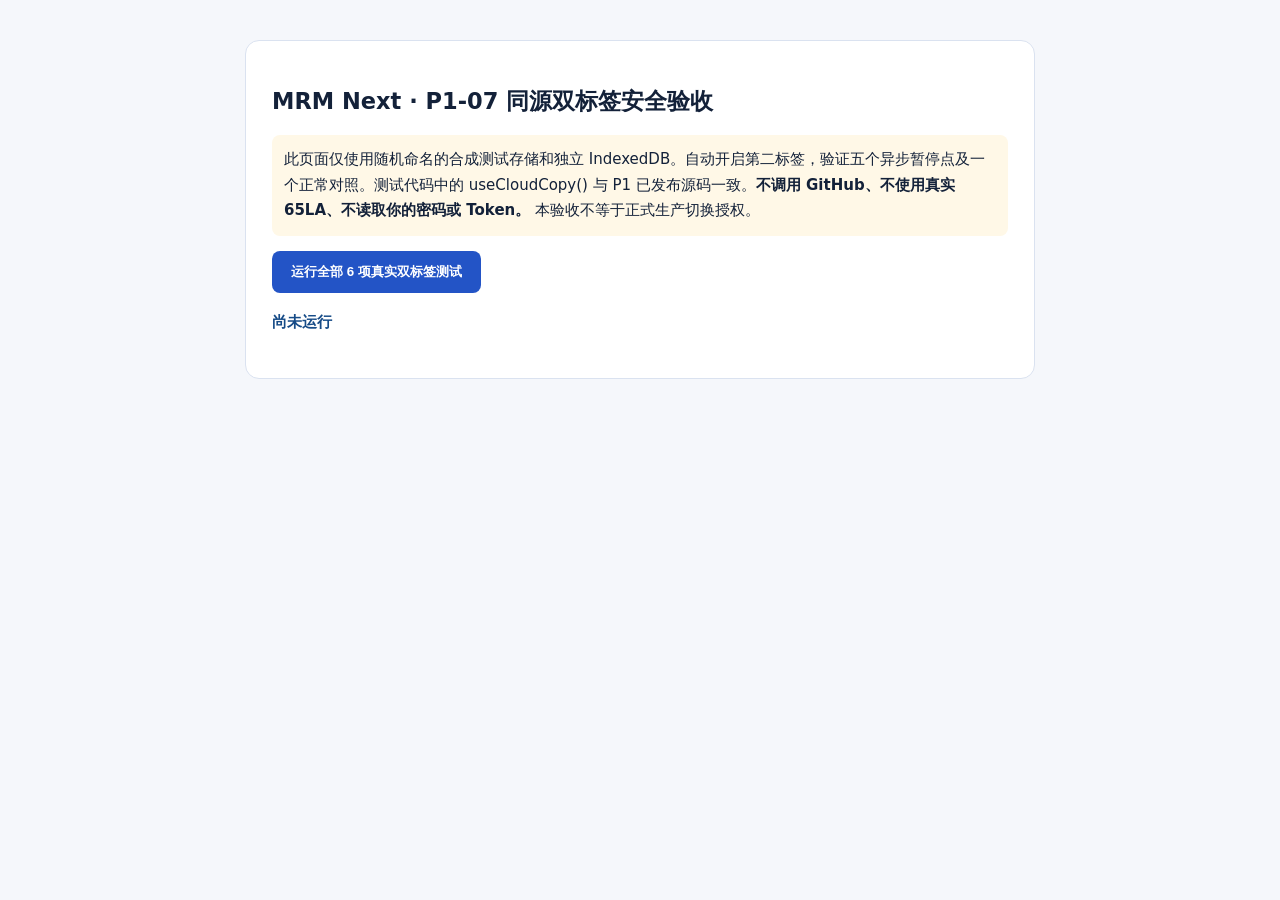
<file: p1-07-real-two-tab-qa.html>
<!doctype html><html lang="zh-CN"><head><meta charset="utf-8"><meta name="viewport" content="width=device-width,initial-scale=1"><meta http-equiv="Content-Security-Policy" content="default-src 'none'; script-src 'unsafe-inline'; style-src 'unsafe-inline'; connect-src 'none'; img-src 'none'; object-src 'none'; base-uri 'none'; form-action 'none'"><title>MRM P1-07 / Real Two Tabs · Synthetic QA</title><style>body{font:15px system-ui,Arial,sans-serif;background:#f5f7fb;color:#132139;margin:0}.card{max-width:790px;margin:40px auto;background:#fff;padding:26px;border-radius:14px;border:1px solid #dae2f0;box-sizing:border-box}button{padding:12px 19px;border:0;background:#2354c6;color:white;border-radius:8px;cursor:pointer;font-weight:650}button:disabled{opacity:.5}#report{font:13px/1.9 ui-monospace,monospace;white-space:pre-wrap;overflow-wrap:anywhere}#status{font-weight:700;margin:20px 0;color:#164b87}.note{background:#fff8e7;padding:12px;border-radius:8px;line-height:1.7}</style></head><body><main class="card"><h2 id="title">MRM Next · P1-07 同源双标签安全验收</h2><p id="description" class="note">此页面仅使用随机命名的合成测试存储和独立 IndexedDB。自动开启第二标签，验证五个异步暂停点及一个正常对照。测试代码中的 useCloudCopy() 与 P1 已发布源码一致。<b>不调用 GitHub、不使用真实 65LA、不读取你的密码或 Token。</b> 本验收不等于正式生产切换授权。</p><button id="start">运行全部 6 项真实双标签测试</button> <button id="download" hidden>下载脱敏测试证据 JSON</button><div id="status">尚未运行</div><div id="report"></div></main><script>(()=>{
'use strict';
const $=id=>document.getElementById(id),query=new URL(location.href).searchParams,peer=query.get('role')==='peer',nonce=query.get('id')||'';
const CH='mrm-p107-qa-tab-20261026',channel=new BroadcastChannel(CH);
const show=(s)=>{$('status').textContent=s},line=(s)=>{const p=document.createElement('div');p.textContent=s;$('report').append(p)};
if(peer){
 $('title').textContent='P1-07 · 合成测试第二标签';
 $('description').textContent='此标签只更新专用 QA 开关，不读取项目、GitHub 凭据或财务信息。完成后自动关闭。';
 $('start').hidden=true;$('download').hidden=true;
 channel.onmessage=e=>{const v=e.data||{};if(v.id!==nonce)return;
  if(v.t==='ping')channel.postMessage({t:'ready',id:nonce,origin:location.origin});
  if(v.t==='disable'){
   localStorage.setItem('mrm-p107-qa:'+nonce+':settings',JSON.stringify({enabled:false}));
   channel.postMessage({t:'disabled',id:nonce,caseId:v.caseId,origin:location.origin});
  }
  if(v.t==='close'){channel.close();window.close()}
 };
 channel.postMessage({t:'ready',id:nonce,origin:location.origin});
 return;
}
function once(type,id,n,timeout=8500){return new Promise((resolve,reject)=>{
 const timer=setTimeout(()=>{channel.removeEventListener('message',fn);reject(Error('second tab timeout: '+type))},timeout);
 const fn=e=>{const x=e.data||{};if(x.t===type&&x.id===id&&(n==null||n===x.caseId)){
  clearTimeout(timer);channel.removeEventListener('message',fn);resolve(x)
 }};
 channel.addEventListener('message',fn)
})}
function waitFor(f,limit=8000){return new Promise((resolve,reject)=>{
 const started=Date.now(),timer=setInterval(()=>{if(f()){clearInterval(timer);resolve()}
 else if(Date.now()-started>limit){clearInterval(timer);reject(Error('async pause timeout'))}},20)
})}
const stamp=()=>new Date().toISOString(),sha='9ec98b8e3107dcb47554f4212a2ddb2eb89883950130974b8d03f71bd05244c6';
$('start').onclick=async()=>{
 $('start').disabled=true;$('report').replaceChildren();show('正在启动两个同源标签页…');
 const id=crypto.randomUUID(),url=new URL(location.href);url.searchParams.set('role','peer');url.searchParams.set('id',id);
 const other=window.open(url.href,'_blank');if(!other){show('HOLD：第二标签页被浏览器拦截，请允许弹出窗口');$('start').disabled=false;return}
 const prefix='mrm-p107-qa:'+id+':',PID='p107-syn-'+id.slice(0,8),PROJ=prefix+'project:',
  setting=prefix+'settings',indexKey=prefix+'index',journalKey=prefix+'journal';
 const local=()=>({project:{name:'SYNTH-LOCAL'},budget:[{id:'one',paidAmt:1.11}],finance:{payments:[],audit:[]}}),
 cloud=()=>({project:{name:'SYNTH-CLOUD'},budget:[{id:'one',paidAmt:2.22}],finance:{payments:[],audit:[]}});
 const enabled=()=>JSON.parse(localStorage.getItem(setting)||'{}').enabled===true;
 const ls={get:k=>localStorage.getItem(k)},getAllProjects=()=>JSON.parse(localStorage.getItem(indexKey)||'[]');
 const saveAllProjects=x=>localStorage.setItem(indexKey,JSON.stringify(x)),nowIso=stamp;
 let current=PID,state=local(),step=0,stopAt=0,held=null,backups=0,rendered=0,scheduled=0,storageSeen=false;
 const onStorage=e=>{if(e.key===setting){try{if(JSON.parse(e.newValue||'{}').enabled===false)storageSeen=true}catch{}}};
 window.addEventListener('storage',onStorage);
 let db=null, results=[],outcome='HOLD',problem=null;
 try{
  const ready=once('ready',id),timer=setInterval(()=>channel.postMessage({t:'ping',id}),100);
  const peerReady=await ready;clearInterval(timer);
  if(peerReady.origin!==location.origin)throw Error('second tab origin mismatch');
  const req=indexedDB.open('mrm-p107-qa-real-idb',1);
  db=await new Promise((resolve,reject)=>{req.onupgradeneeded=()=>req.result.createObjectStore('kv');req.onsuccess=()=>resolve(req.result);req.onerror=()=>reject(req.error)});
  const idbSet=(key,value)=>new Promise((resolve,reject)=>{const tx=db.transaction('kv','readwrite');tx.objectStore('kv').put(value,prefix+key);tx.oncomplete=resolve;tx.onerror=()=>reject(tx.error)});
  const gate=name=>{step++;if(step===stopAt)return new Promise(resolve=>{held={resolve,name,step}});return Promise.resolve()};
  const store={set:async(key,value)=>{await idbSet(key,value);await gate('indexeddb:'+key)}};
  const engineFor=()=>({key:'p107-synthetic-key',sync:async()=>gate('synthetic-network-sync'),appDoc:async()=>{await gate('synthetic-cloud-document');return cloud()}});
  const download=()=>{backups++},writeJournal=(pid,doc)=>localStorage.setItem(journalKey,JSON.stringify({project:doc.project.name,cents:Math.round((doc.budget?.[0]?.paidAmt||0)*100)}));
  const appGlobals=()=>({current}),loadProject=()=>{state=JSON.parse(localStorage.getItem(PROJ+PID));return true};
  const updateProjectSelector=()=>{},renderAll=()=>{},render=()=>{rendered++},scheduleSync=()=>{scheduled++},showToast=()=>{};
  let _finOpenPending=false;
    async function useCloudCopy(pid) { // onboarding: the cloud already had this project; P1-07 scoped asynchronous guard
    if (!enabled()) return;
    const e = engineFor(pid);
    download({ kind: 'MRM_V4_ONBOARDING_LOCAL_COPY', projectId: pid, createdAt: nowIso(), local: ls.get(PROJ + pid) }, 'BEFORE_USING_CLOUD_COPY');
    await store.set(e.key, null);
    if (!enabled()) return; // P1-07: no further cloud adoption after cross-tab disable
    await store.set('s5:view:' + pid, JSON.stringify({}));
    if (!enabled()) return;
    await e.sync();
    if (!enabled()) return;
    const doc = await e.appDoc();
    if (!enabled()) { showToast('GitHub backup was turned off on this device meanwhile. Nothing was changed.', 'bg-amber-600'); return; }
    const out = JSON.stringify(doc); // P1-07: all app-local state changes happen in one synchronous turn BEFORE the final IDB await
    localStorage.setItem(PROJ + pid, out);
    try { // P1-07: project selector metadata must match the copy that the user chose
      const list = getAllProjects(); const i = list.findIndex(x => x.id === pid);
      const meta = { id: pid, name: (doc.project && doc.project.name) || pid, address: (doc.project && doc.project.address) || '', updated: nowIso() };
      if (i >= 0) list[i] = { ...list[i], name: meta.name, address: meta.address }; else list.push(meta);
      saveAllProjects(list);
    } catch (err) { console.error('S5: project list not updated'); }
    writeJournal(pid, doc); // P1-07: ensure journal is written even if this is not the open project
    if (appGlobals().current === pid && loadProject(pid)) {
      try { _finOpenPending = false; } catch {}
      writeJournal(pid, state);
      try { updateProjectSelector(); renderAll(); } catch (err) { console.error(err); }
    } else { try { updateProjectSelector(); } catch {} }
    await store.set('s5:view:' + pid, out);
    if (!enabled()) return; // P1-07: no rendering or scheduling after another tab disabled backup
    render(); scheduleSync(300);
  }

  async function runCase(n){
   step=0;stopAt=n===6?0:n;held=null;backups=0;rendered=0;scheduled=0;storageSeen=false;
   localStorage.setItem(setting,JSON.stringify({enabled:true}));
   localStorage.setItem(PROJ+PID,JSON.stringify(local()));
   localStorage.setItem(indexKey,JSON.stringify([{id:PID,name:'SYNTH-LOCAL'}]));writeJournal(PID,local());
   const task=useCloudCopy(PID);
   if(n<=5){
    await waitFor(()=>held?.step===n);
    const ack=once('disabled',id,n);channel.postMessage({t:'disable',id,caseId:n});
    const a=await ack;
    await waitFor(()=>storageSeen);
    if(a.origin!==location.origin||enabled())throw Error('cross-tab disable not observed');
    held.resolve();held=null;
   }
   await task;
   const project=JSON.parse(localStorage.getItem(PROJ+PID)),metadata=getAllProjects()[0],journal=JSON.parse(localStorage.getItem(journalKey));
   const expected=n<=4?'SYNTH-LOCAL':'SYNTH-CLOUD';
   const okay=project.project.name===expected&&metadata.name===expected&&journal.project===expected&&journal.cents===(n<=4?111:222)&&
   backups===1&&rendered===(n===6?1:0)&&scheduled===(n===6?1:0)&&enabled()===(n===6)&&(n===6||storageSeen);
   return {case:n,result:okay?'PASS':'FAIL',app:project.project.name,index:metadata.name,journal:journal.project,
     journalCents:journal.cents,postDisableSyncScheduled:scheduled,postDisableRender:rendered,crossTabStorageEvent:n<=5?storageSeen:null};
  }
  for(let n=1;n<=6;n++){show('正在执行 '+n+'/6：真实双标签＋合成数据');const r=await runCase(n);results.push(r);
   line(r.result+' · Case '+n+' · app/index/journal='+r.app+'/'+r.index+'/'+r.journal+' · sync='+r.postDisableSyncScheduled);
  }
  outcome=results.every(x=>x.result==='PASS')?'PASS':'HOLD';
  show(outcome==='PASS'?'6/6 PASS：真实同源双标签，合成数据':'HOLD：至少一项测试失败');
 }catch(e){problem=String(e?.message||e);show('HOLD：'+problem);line('ERROR '+problem)}
 finally{
  const evidence={type:'MRM P1-07 real same-origin dual-tab synthetic race',outcome,total:6,passed:results.filter(x=>x.result==='PASS').length,
   timestamp:stamp(),origin:location.origin,userAgent:navigator.userAgent,p1IndexBlobSha:'04bbf14304d4ef67a7ce6647d65cf81980b5b25f',
   extractedUseCloudCopySHA256:sha,source:'P1 index.html exact useCloudCopy function',
   storage:'two genuine browser tabs, shared localStorage, native IndexedDB, BroadcastChannel and storage events',
   data:'dedicated mrm-p107-qa nonce namespace and separate IndexedDB; synthetic values only',
   network:'mocked; no GitHub or Cloudflare Worker requests',limitations:'Does not verify real GitHub network or whole-app onboarding. Production switch requires separate authorization.',
   issue:problem,cases:results};
  $('download').hidden=false;$('download').onclick=()=>{const blob=new Blob([JSON.stringify(evidence,null,2)],{type:'application/json'}),u=URL.createObjectURL(blob),a=document.createElement('a');a.href=u;a.download='MRM_P1_07_REAL_TWO_TABS_SYNTHETIC_RESULT.json';a.click();setTimeout(()=>URL.revokeObjectURL(u),1000)};
  channel.postMessage({t:'close',id});try{other.close()}catch{}
  for(const k of [setting,PROJ+PID,indexKey,journalKey])localStorage.removeItem(k);
  window.removeEventListener('storage',onStorage);
  if(db){db.close();indexedDB.deleteDatabase('mrm-p107-qa-real-idb')}
  $('start').disabled=false;
 }
};
})();</script></body></html>
</file>
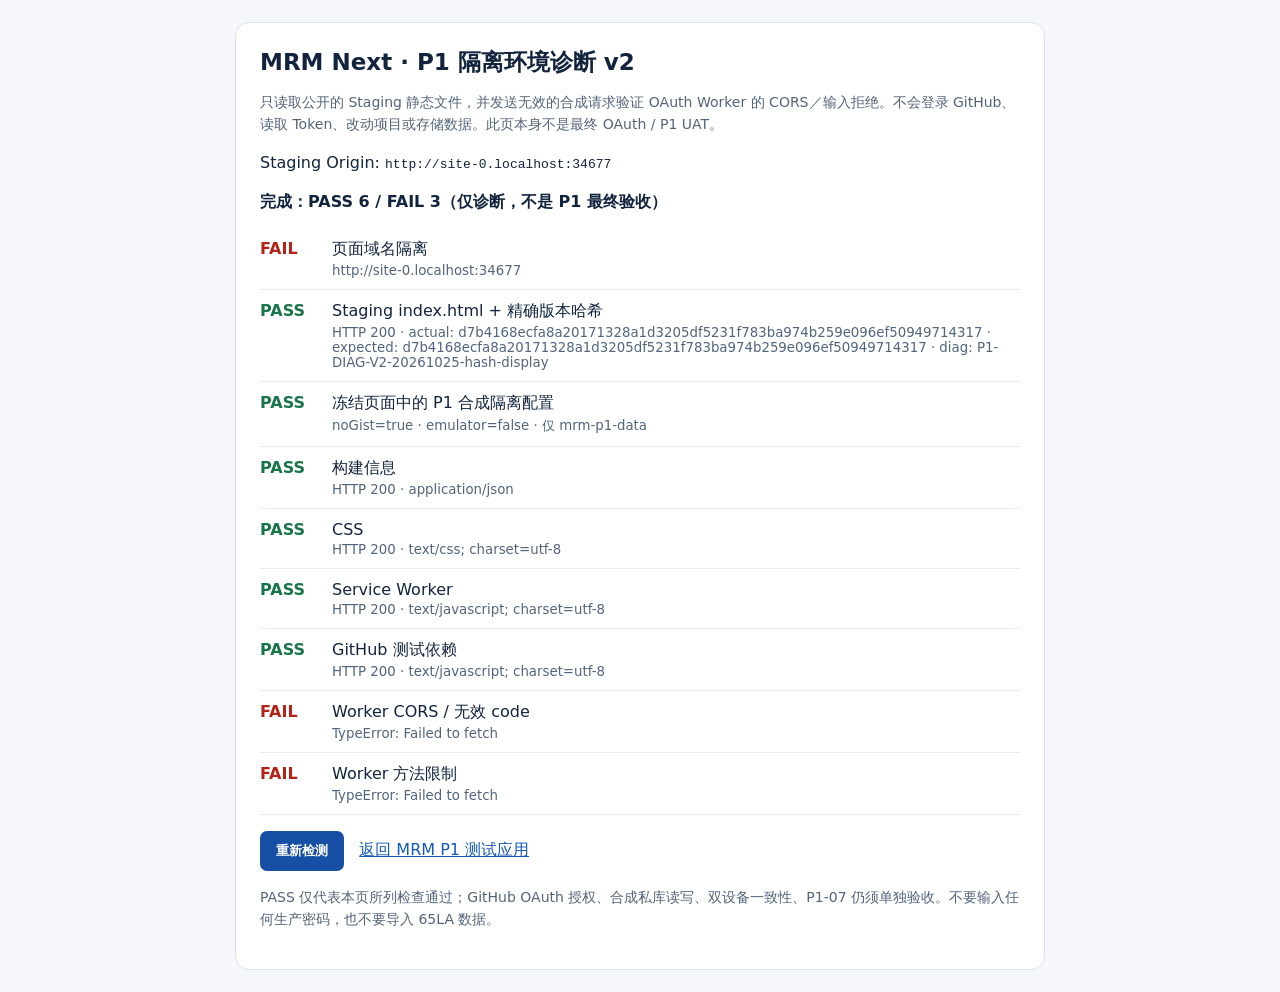
<file: p1-readiness-v2.html>
<!doctype html>
<html lang="zh-CN">
<head>
<meta charset="UTF-8">
<meta name="viewport" content="width=device-width, initial-scale=1">
<meta name="referrer" content="no-referrer">
<meta http-equiv="Content-Security-Policy" content="default-src 'none'; script-src 'unsafe-inline'; style-src 'unsafe-inline'; connect-src 'self' https://mrm-p1-oauth-2026.eidolonye.workers.dev; base-uri 'none'; form-action 'none'; object-src 'none'">
<title>MRM P1 独立环境诊断 v2</title>
<style>
body{font-family:system-ui,-apple-system,Segoe UI,sans-serif;background:#f5f7fb;color:#12243d;margin:0;padding:22px}
main{max-width:760px;margin:0 auto;background:white;padding:24px;border:1px solid #d8e2ee;border-radius:14px}
h1{font-size:23px;margin:0 0 10px}p{line-height:1.55}.hint{color:#536479;font-size:14px}
a{color:#155bb7}.item{padding:11px 0;border-bottom:1px solid #e7edf4;display:flex;gap:12px;align-items:baseline}
.ind{min-width:60px;font-weight:700}.pass{color:#187548}.fail{color:#b42318}.busy{color:#706025}
small{display:block;color:#52657c;margin-top:3px;overflow-wrap:anywhere}#summary{font-weight:700;margin:15px 0}
button{padding:11px 16px;background:#164fa3;border:0;border-radius:7px;color:white;cursor:pointer;font-weight:650}
</style>
</head>
<body><main>
<h1>MRM Next · P1 隔离环境诊断 v2</h1>
<p class="hint">只读取公开的 Staging 静态文件，并发送无效的合成请求验证 OAuth Worker 的 CORS／输入拒绝。不会登录 GitHub、读取 Token、改动项目或存储数据。此页本身不是最终 OAuth / P1 UAT。</p>
<p>Staging Origin: <code id="origin"></code></p>
<div id="summary" aria-live="polite">准备检测…</div>
<div id="results" aria-live="polite"></div>
<p><button id="run" type="button">重新检测</button> &nbsp; <a href="/">返回 MRM P1 测试应用</a></p>
<p class="hint">PASS 仅代表本页所列检查通过；GitHub OAuth 授权、合成私库读写、双设备一致性、P1-07 仍须单独验收。不要输入任何生产密码，也不要导入 65LA 数据。</p>
<script>
const expectedOrigin='https://mrm-p1-lab-2026.github.io';
const worker='https://mrm-p1-oauth-2026.eidolonye.workers.dev/exchange';
const expectedHash='d7b4168ecfa8a20171328a1d3205df5231f783ba974b259e096ef50949714317';
const results=document.querySelector('#results'),sum=document.querySelector('#summary');
const evidenceVersion='P1-DIAG-V2-20261025-hash-display';
document.querySelector('#origin').textContent=location.origin;
let passed=0,failed=0;
function add(name,ok,detail){
 const row=document.createElement('div');row.className='item';
 const badge=document.createElement('span');badge.className='ind '+(ok?'pass':'fail');badge.textContent=ok?'PASS':'FAIL';
 const box=document.createElement('span');box.textContent=name;
 const info=document.createElement('small');info.textContent=String(detail||'');box.append(info);row.append(badge,box);results.append(row);
 ok?passed++:failed++;
 sum.textContent='PASS '+passed+' / FAIL '+failed+'（仅诊断，不是 P1 最终验收）';
}
const status=(r)=>'HTTP '+r.status;
async function run(){
 passed=0;failed=0;results.replaceChildren();sum.textContent='正在运行不含凭据的检查…';
 add('页面域名隔离',location.origin===expectedOrigin,location.origin);
 let src='';
 try{
  const r=await fetch('/index.html?p1-check=1',{cache:'no-store'});
  const raw=await r.arrayBuffer();
  const bytes=new Uint8Array(raw);
  src=new TextDecoder().decode(bytes);
  const digest=await crypto.subtle.digest('SHA-256',bytes);
  const sha=Array.from(new Uint8Array(digest),b=>b.toString(16).padStart(2,'0')).join('');
  add('Staging index.html + 精确版本哈希',r.ok && sha===expectedHash,status(r)+' · actual: '+sha+' · expected: '+expectedHash+' · diag: '+evidenceVersion);
 }catch(e){add('Staging HTML / 版本哈希',false,String(e))}
 try{
  const found=src.match(/window\.MRM_S5_BUILD=Object\.freeze\((\{[^\n]+\})\);/);
  const c=JSON.parse(found&&found[1]);
  const g=c.github||{};
  const ok=c.channel==='p1-synthetic'&&c.noGist===true&&c.emulator===false&&g.exchangeUrl===worker&&g.allowedOrigins.includes(expectedOrigin)&&g.dataRepo.owner==='mrm-p1-lab-2026'&&g.dataRepo.repo==='mrm-p1-data';
  add('冻结页面中的 P1 合成隔离配置',ok,ok?'noGist=true · emulator=false · 仅 mrm-p1-data':'P1 配置缺失或不一致');
 }catch(e){add('P1 合成隔离配置',false,String(e))}
 for (const [label,path] of [['构建信息','/BUILD_INFO.json'],['CSS','/assets/app.css'],['Service Worker','/sw.js'],['GitHub 测试依赖','/vendor/Sortable.min.js']]){
  try {const r=await fetch(path+'?p1-check=1',{cache:'no-store'});add(label,r.ok,status(r)+' · '+r.headers.get('content-type'))}
  catch(e){add(label,false,String(e))}
 }
 try{
  const r=await fetch(worker,{method:'POST',headers:{'Content-Type':'application/json'},body:'{}',cache:'no-store',credentials:'omit'});
  const v=await r.json();
  add('Worker CORS 预检 + 无效 code 拒绝',r.status===400&&v.error==='invalid code',status(r)+' · '+String(v.error).slice(0,80));
 }catch(e){add('Worker CORS / 无效 code',false,String(e))}
 try{
  const r=await fetch(worker,{method:'GET',cache:'no-store',credentials:'omit'});
  const v=await r.json();
  add('Worker 仅允许 POST',r.status===405&&v.error==='POST only',status(r)+' · '+String(v.error).slice(0,80));
 }catch(e){add('Worker 方法限制',false,String(e))}
 sum.textContent='完成：PASS '+passed+' / FAIL '+failed+'（仅诊断，不是 P1 最终验收）';
}
document.querySelector('#run').addEventListener('click',run);
run();
</script>
</main></body></html>
</file>
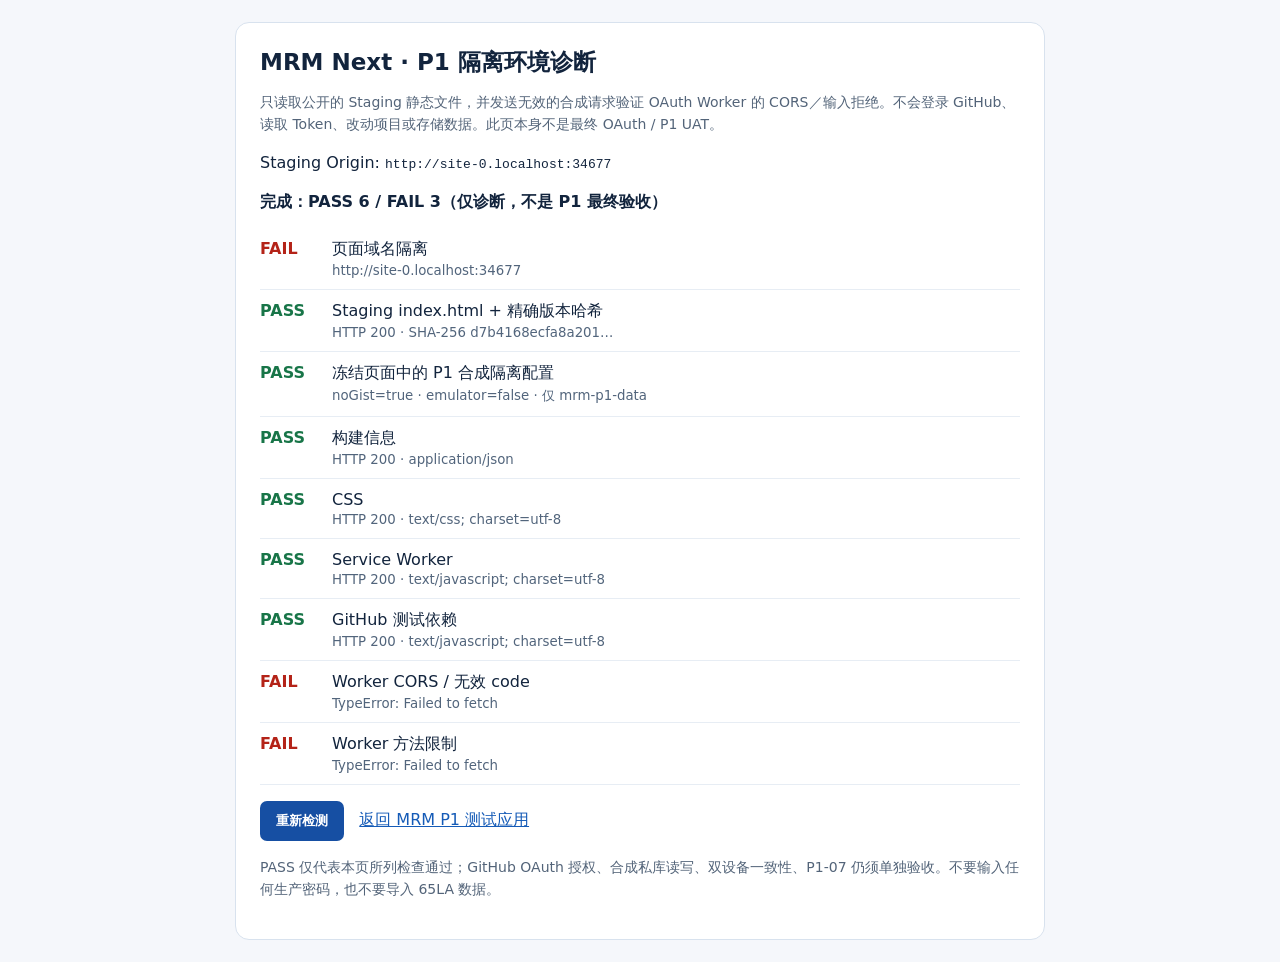
<file: p1-readiness.html>
<!doctype html>
<html lang="zh-CN">
<head>
<meta charset="UTF-8">
<meta name="viewport" content="width=device-width, initial-scale=1">
<meta name="referrer" content="no-referrer">
<meta http-equiv="Content-Security-Policy" content="default-src 'none'; script-src 'unsafe-inline'; style-src 'unsafe-inline'; connect-src 'self' https://mrm-p1-oauth-2026.eidolonye.workers.dev; base-uri 'none'; form-action 'none'; object-src 'none'">
<title>MRM P1 独立环境诊断</title>
<style>
body{font-family:system-ui,-apple-system,Segoe UI,sans-serif;background:#f5f7fb;color:#12243d;margin:0;padding:22px}
main{max-width:760px;margin:0 auto;background:white;padding:24px;border:1px solid #d8e2ee;border-radius:14px}
h1{font-size:23px;margin:0 0 10px}p{line-height:1.55}.hint{color:#536479;font-size:14px}
a{color:#155bb7}.item{padding:11px 0;border-bottom:1px solid #e7edf4;display:flex;gap:12px;align-items:baseline}
.ind{min-width:60px;font-weight:700}.pass{color:#187548}.fail{color:#b42318}.busy{color:#706025}
small{display:block;color:#52657c;margin-top:3px;overflow-wrap:anywhere}#summary{font-weight:700;margin:15px 0}
button{padding:11px 16px;background:#164fa3;border:0;border-radius:7px;color:white;cursor:pointer;font-weight:650}
</style>
</head>
<body><main>
<h1>MRM Next · P1 隔离环境诊断</h1>
<p class="hint">只读取公开的 Staging 静态文件，并发送无效的合成请求验证 OAuth Worker 的 CORS／输入拒绝。不会登录 GitHub、读取 Token、改动项目或存储数据。此页本身不是最终 OAuth / P1 UAT。</p>
<p>Staging Origin: <code id="origin"></code></p>
<div id="summary" aria-live="polite">准备检测…</div>
<div id="results" aria-live="polite"></div>
<p><button id="run" type="button">重新检测</button> &nbsp; <a href="/">返回 MRM P1 测试应用</a></p>
<p class="hint">PASS 仅代表本页所列检查通过；GitHub OAuth 授权、合成私库读写、双设备一致性、P1-07 仍须单独验收。不要输入任何生产密码，也不要导入 65LA 数据。</p>
<script>
const expectedOrigin='https://mrm-p1-lab-2026.github.io';
const worker='https://mrm-p1-oauth-2026.eidolonye.workers.dev/exchange';
const expectedHash='d7b4168ecfa8a20171328a1d3205df5231f783ba974b259e096ef50949714317';
const results=document.querySelector('#results'),sum=document.querySelector('#summary');
document.querySelector('#origin').textContent=location.origin;
let passed=0,failed=0;
function add(name,ok,detail){
 const row=document.createElement('div');row.className='item';
 const badge=document.createElement('span');badge.className='ind '+(ok?'pass':'fail');badge.textContent=ok?'PASS':'FAIL';
 const box=document.createElement('span');box.textContent=name;
 const info=document.createElement('small');info.textContent=String(detail||'');box.append(info);row.append(badge,box);results.append(row);
 ok?passed++:failed++;
 sum.textContent='PASS '+passed+' / FAIL '+failed+'（仅诊断，不是 P1 最终验收）';
}
const status=(r)=>'HTTP '+r.status;
async function run(){
 passed=0;failed=0;results.replaceChildren();sum.textContent='正在运行不含凭据的检查…';
 add('页面域名隔离',location.origin===expectedOrigin,location.origin);
 let src='';
 try{
  const r=await fetch('/index.html?p1-check=1',{cache:'no-store'});
  const raw=await r.arrayBuffer();
  const bytes=new Uint8Array(raw);
  src=new TextDecoder().decode(bytes);
  const digest=await crypto.subtle.digest('SHA-256',bytes);
  const sha=Array.from(new Uint8Array(digest),b=>b.toString(16).padStart(2,'0')).join('');
  add('Staging index.html + 精确版本哈希',r.ok && sha===expectedHash,status(r)+' · SHA-256 '+sha.slice(0,16)+'…');
 }catch(e){add('Staging HTML / 版本哈希',false,String(e))}
 try{
  const found=src.match(/window\.MRM_S5_BUILD=Object\.freeze\((\{[^\n]+\})\);/);
  const c=JSON.parse(found&&found[1]);
  const g=c.github||{};
  const ok=c.channel==='p1-synthetic'&&c.noGist===true&&c.emulator===false&&g.exchangeUrl===worker&&g.allowedOrigins.includes(expectedOrigin)&&g.dataRepo.owner==='mrm-p1-lab-2026'&&g.dataRepo.repo==='mrm-p1-data';
  add('冻结页面中的 P1 合成隔离配置',ok,ok?'noGist=true · emulator=false · 仅 mrm-p1-data':'P1 配置缺失或不一致');
 }catch(e){add('P1 合成隔离配置',false,String(e))}
 for (const [label,path] of [['构建信息','/BUILD_INFO.json'],['CSS','/assets/app.css'],['Service Worker','/sw.js'],['GitHub 测试依赖','/vendor/Sortable.min.js']]){
  try {const r=await fetch(path+'?p1-check=1',{cache:'no-store'});add(label,r.ok,status(r)+' · '+r.headers.get('content-type'))}
  catch(e){add(label,false,String(e))}
 }
 try{
  const r=await fetch(worker,{method:'POST',headers:{'Content-Type':'application/json'},body:'{}',cache:'no-store',credentials:'omit'});
  const v=await r.json();
  add('Worker CORS 预检 + 无效 code 拒绝',r.status===400&&v.error==='invalid code',status(r)+' · '+String(v.error).slice(0,80));
 }catch(e){add('Worker CORS / 无效 code',false,String(e))}
 try{
  const r=await fetch(worker,{method:'GET',cache:'no-store',credentials:'omit'});
  const v=await r.json();
  add('Worker 仅允许 POST',r.status===405&&v.error==='POST only',status(r)+' · '+String(v.error).slice(0,80));
 }catch(e){add('Worker 方法限制',false,String(e))}
 sum.textContent='完成：PASS '+passed+' / FAIL '+failed+'（仅诊断，不是 P1 最终验收）';
}
document.querySelector('#run').addEventListener('click',run);
run();
</script>
</main></body></html>
</file>
